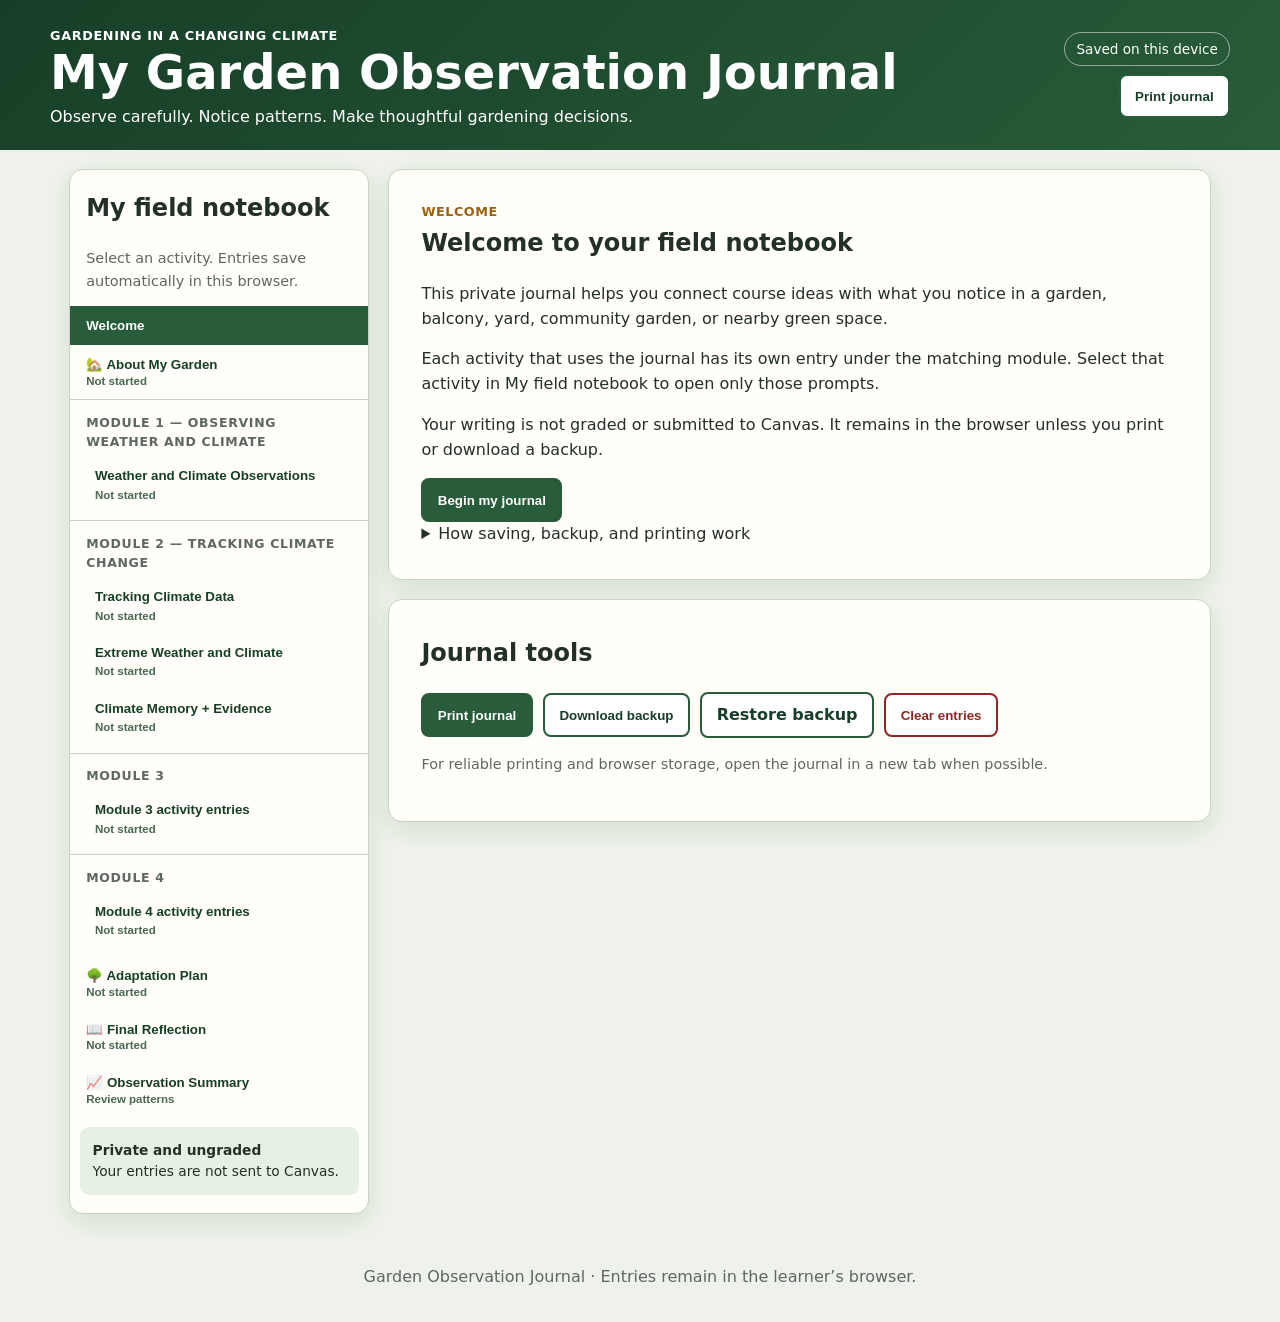
<file: index.html>
<!doctype html>
<html lang="en">
<head>
  <meta charset="utf-8">
  <meta name="viewport" content="width=device-width, initial-scale=1">
  <title>Garden Observation Journal</title>
  <meta name="description" content="A private garden observation journal for an asynchronous course.">
  <link rel="stylesheet" href="styles.css?v=5">
</head>
<body>
<a class="skip-link" href="#main">Skip to journal entry</a>
<header class="site-header">
  <div>
    <p id="course-title" class="eyebrow"></p>
    <h1 id="journal-title">Garden Observation Journal</h1>
    <p id="journal-subtitle"></p>
  </div>
  <div class="header-actions">
    <span id="save-status" role="status" aria-live="polite">Loading journal…</span>
    <button class="button light" id="print-top" type="button">Print journal</button>
  </div>
</header>

<div id="loading" class="loading" role="status">Loading journal content…</div>
<div id="error" class="error" hidden></div>

<main id="main" class="app" hidden>
  <aside class="sidebar" aria-label="My field notebook">
    <h2>My field notebook</h2>
    <p>Select an activity. Entries save automatically in this browser.</p>
    <nav id="notebook-nav"></nav>
    <div class="privacy"><strong>Private and ungraded</strong><br>Your entries are not sent to Canvas.</div>
  </aside>

  <section class="workspace">
    <div class="mobile-picker">
      <label for="section-picker">Choose a journal entry</label>
      <select id="section-picker"></select>
    </div>

    <section id="welcome" class="panel">
      <p class="kicker">Welcome</p>
      <h2 id="welcome-heading"></h2>
      <div id="welcome-text"></div>
      <button id="start" class="button primary" type="button">Begin my journal</button>
      <details>
        <summary>How saving, backup, and printing work</summary>
        <ul>
          <li>Writing is saved on this device and browser.</li>
          <li>Use Download backup before changing devices or clearing browser data.</li>
          <li>Print journal can also be used to save a PDF.</li>
        </ul>
      </details>
    </section>

    <form id="journal-form"></form>

    <section id="summary" class="panel" hidden>
      <p class="kicker">Journal patterns</p>
      <h2>My Observation Summary</h2>
      <p>This summary gathers selected observations from throughout the course.</p>
      <div id="summary-content"></div>
    </section>

    <section class="panel tools">
      <h2>Journal tools</h2>
      <div class="button-row">
        <button id="print-bottom" class="button primary" type="button">Print journal</button>
        <button id="download" class="button" type="button">Download backup</button>
        <label class="button" for="restore">Restore backup</label>
        <input id="restore" type="file" accept=".json,application/json">
        <button id="clear" class="button danger" type="button">Clear entries</button>
      </div>
      <p class="small">For reliable printing and browser storage, open the journal in a new tab when possible.</p>
    </section>
  </section>
</main>

<footer><p id="footer-text"></p></footer>
<script src="app.js?v=5"></script>
</body>
</html>
</file>
<file: styles.css>
:root{
  --green:#285c3a;--dark:#173f27;--pale:#e6f0e5;--paper:#fffef8;--page:#eef2ea;
  --ink:#233026;--muted:#5d685f;--border:#c8d2c5;--focus:#145fc0;--danger:#942525;
  --teal:#176d7d;--teal-pale:#eef7f8;--gold:#9a6113;
  --shadow:0 8px 24px rgba(25,55,32,.1);
  font-family:system-ui,-apple-system,BlinkMacSystemFont,"Segoe UI",sans-serif
}
*{box-sizing:border-box}
body{margin:0;background:var(--page);color:var(--ink);line-height:1.55}
.skip-link{position:absolute;top:-5rem;left:1rem;background:white;color:black;padding:.75rem;z-index:20}
.skip-link:focus{top:1rem}
.site-header{background:linear-gradient(135deg,var(--dark),var(--green));color:white;padding:1.3rem max(1rem,calc((100vw - 1180px)/2));display:flex;justify-content:space-between;gap:1rem;align-items:center}
.site-header h1{margin:0;font-size:clamp(1.8rem,4vw,3rem);line-height:1.1}
.site-header p{margin:.35rem 0 0}
.eyebrow{text-transform:uppercase;font-size:.8rem;font-weight:800;letter-spacing:.05em}
.header-actions{display:grid;gap:.5rem;justify-items:end}
#save-status{border:1px solid rgba(255,255,255,.5);border-radius:999px;padding:.35rem .7rem;font-size:.85rem}
.loading,.error{max-width:850px;margin:2rem auto;background:white;padding:1.2rem;border-radius:10px}
.error{border:2px solid var(--danger)}
.app{max-width:1180px;margin:0 auto;padding:1.2rem;display:grid;grid-template-columns:300px minmax(0,1fr);gap:1.2rem;align-items:start}
.sidebar{position:sticky;top:1rem;background:var(--paper);border:1px solid var(--border);border-radius:14px;box-shadow:var(--shadow);overflow:hidden;padding-bottom:.5rem}
.sidebar>h2,.sidebar>p{margin-left:1rem;margin-right:1rem}
.sidebar>p{color:var(--muted);font-size:.9rem}
.nav-home,.nav-standalone,.activity-link{width:100%;text-align:left;border:0;background:transparent;cursor:pointer;color:var(--dark)}
.nav-home,.nav-standalone{padding:.75rem 1rem;font-weight:800}
.nav-home:hover,.nav-standalone:hover,.activity-link:hover{background:var(--pale)}
.nav-module{border-top:1px solid var(--border);padding:.7rem .55rem .45rem}
.nav-module-title{margin:.1rem .45rem .35rem;color:var(--muted);font-size:.78rem;font-weight:900;text-transform:uppercase;letter-spacing:.055em}
.activity-list{list-style:none;padding:0;margin:0}
.activity-link{padding:.68rem .75rem .68rem 1rem;border-radius:8px;font-weight:720;line-height:1.25}
.activity-link[aria-current=page],.nav-home[aria-current=page],.nav-standalone[aria-current=page]{background:var(--green);color:white}
.nav-status{display:block;font-size:.72rem;font-weight:600;opacity:.78;margin-top:.18rem}
.privacy{margin:.6rem;padding:.8rem;background:var(--pale);border-radius:9px;font-size:.86rem}
.panel,.journal-page{background:var(--paper);border:1px solid var(--border);border-radius:14px;box-shadow:var(--shadow);padding:clamp(1rem,3vw,2rem);margin-bottom:1.2rem}
.journal-page[hidden],.panel[hidden]{display:none!important}
.kicker{color:var(--gold);text-transform:uppercase;font-weight:850;font-size:.8rem;letter-spacing:.04em;margin:0}
.panel h2,.journal-page h2{margin-top:.15rem}
.activity-context{display:flex;gap:.5rem;align-items:center;color:var(--muted);font-size:.9rem;margin-bottom:.25rem}
.activity-context .module-pill{display:inline-block;background:var(--teal-pale);color:#194f59;font-weight:800;border-radius:999px;padding:.25rem .55rem}
.intro{color:var(--muted);max-width:70ch}
.activity-note{background:var(--teal-pale);border-left:5px solid var(--teal);padding:.85rem 1rem;border-radius:0 10px 10px 0;margin:1rem 0}
.challenge{border-left:5px solid var(--green);background:#f3f7f1;padding:.85rem 1rem;border-radius:0 10px 10px 0;margin:1rem 0}
.challenge p,.activity-note p{margin:.25rem 0}
.checklist{border:0;padding:0;margin:1rem 0}
.checklist legend{font-weight:800}
.check-grid{display:grid;grid-template-columns:repeat(2,minmax(0,1fr));gap:.55rem;margin-top:.5rem}
.check-item{display:flex;gap:.55rem;align-items:flex-start;background:#f3f7f1;border:1px solid var(--border);border-radius:8px;padding:.65rem}
.check-item input{width:1.1rem;height:1.1rem;margin-top:.2rem}
.field-grid{display:grid;grid-template-columns:repeat(2,minmax(0,1fr));gap:1rem}
.field{margin:1rem 0}.field label{font-weight:750;display:block;margin-bottom:.3rem}
.help,.small{font-size:.9rem;color:var(--muted)}
input[type=text],input[type=date],textarea,select{width:100%;border:1px solid #93a08f;border-radius:8px;padding:.7rem;background:white;color:var(--ink);font:inherit}
textarea{min-height:125px;resize:vertical}
.photo{border:1px dashed #7e8d7a;border-radius:9px;padding:1rem}
.preview{display:none;max-width:100%;max-height:350px;object-fit:contain;margin-top:.7rem;border-radius:7px}
.preview.visible{display:block}
.page-actions,.button-row{display:flex;flex-wrap:wrap;gap:.65rem;align-items:center}
.page-actions{justify-content:space-between;border-top:1px solid var(--border);padding-top:1rem;margin-top:1.2rem}
.button{display:inline-flex;align-items:center;justify-content:center;min-height:44px;padding:.55rem .9rem;border-radius:8px;border:2px solid var(--green);background:white;color:var(--dark);font-weight:750;text-decoration:none;cursor:pointer}
.button:hover{background:var(--pale)}.button.primary{background:var(--green);color:white}.button.light{background:white}.button.danger{border-color:var(--danger);color:var(--danger)}
input:focus,textarea:focus,select:focus,button:focus,summary:focus,a:focus{outline:3px solid var(--focus);outline-offset:2px}
#restore{position:absolute;width:1px;height:1px;clip:rect(0,0,0,0)}
.mobile-picker{display:none;margin-bottom:1rem}.mobile-picker label{font-weight:750;display:block;margin-bottom:.3rem}
footer{text-align:center;color:var(--muted);padding:1rem}
@media(max-width:820px){
 .site-header{display:block}.header-actions{justify-items:start;margin-top:1rem}.app{grid-template-columns:1fr}
 .sidebar{display:none}.mobile-picker{display:block}.check-grid,.field-grid{grid-template-columns:1fr}
}
@media print{
 @page{margin:.55in}body{background:white;color:black;font-size:11pt}
 .skip-link,.sidebar,.mobile-picker,.header-actions,.tools,.page-actions,footer,.photo input,.remove-photo{display:none!important}
 .site-header{background:white;color:black;padding:0 0 .2in;border-bottom:2px solid black}
 .app{display:block;max-width:none;padding:0}
 .welcome{display:none!important}
 .journal-page,#summary{display:block!important;border:0;box-shadow:none;padding:.18in 0;margin:0;border-top:1px solid #777;break-inside:avoid}
 input,textarea{border:0!important;padding:0!important;background:transparent!important}
 .check-item{background:white;border:0;padding:.1rem 0}.preview.visible{display:block;max-height:3.2in}
}

.memory-handoff{margin:1rem 0 1.5rem}
.handoff-card{display:grid;gap:1rem}
.handoff-section{background:#fffdf7;border:1px solid #d8e3d6;border-radius:16px;padding:1rem 1.1rem;box-shadow:0 3px 10px rgba(42,72,58,.06)}
.handoff-section h3{margin:.05rem 0 .7rem;font-size:1.08rem}
.handoff-answer{border-top:1px dashed #cbd8ce;padding:.75rem 0}.handoff-answer:first-of-type{border-top:0;padding-top:.1rem}
.handoff-question{font-weight:750;margin:.15rem 0;color:#42564c}.handoff-response{margin:.2rem 0 .45rem;padding:.55rem .7rem;background:#f2f7ef;border-radius:10px}.handoff-notes{white-space:pre-wrap;margin:.2rem 0}
.handoff-observation{font-size:1.08rem;font-weight:750;margin:.2rem 0}.handoff-empty{background:#f4f7f2;border:1px dashed #9fb39f;border-radius:16px;padding:1rem 1.1rem}.handoff-empty p{margin:.4rem 0 0}

/* Climate Memory + Evidence visual hierarchy */
.handoff-question{
  color:#513766;
  font-weight:700;
  line-height:1.45;
  margin:.2rem 0;
}
.handoff-question::before{
  content:"QUESTION";
  display:block;
  font-size:.7rem;
  letter-spacing:.09em;
  font-weight:800;
  color:#745c86;
  margin-bottom:.2rem;
}
.handoff-response{
  color:#D73F09;
  font-size:1.08rem;
  font-weight:800;
  margin:.35rem 0 .75rem;
  padding:.7rem .8rem;
  background:#fff8f4;
  border-radius:10px;
}
.handoff-response::before{
  content:"YOUR ANSWER";
  display:block;
  font-size:.7rem;
  letter-spacing:.09em;
  font-weight:800;
  color:#6b6b6b;
  margin-bottom:.2rem;
}
.handoff-detail{margin:-.5rem 0 .8rem;padding-left:.8rem;font-size:.92rem;color:#5f665f;font-style:italic}

/* v15 calm Climate Memory summary palette */
.handoff-question {
  color:#513766!important;
}
.handoff-question::before {
  color:#745C86!important;
}
.handoff-response {
  color:#365E4B!important;
  background:#F7FAF7!important;
}
.handoff-response::before {
  color:#5F665F!important;
}
.handoff-detail {
  color:#5F665F!important;
}
</file>
